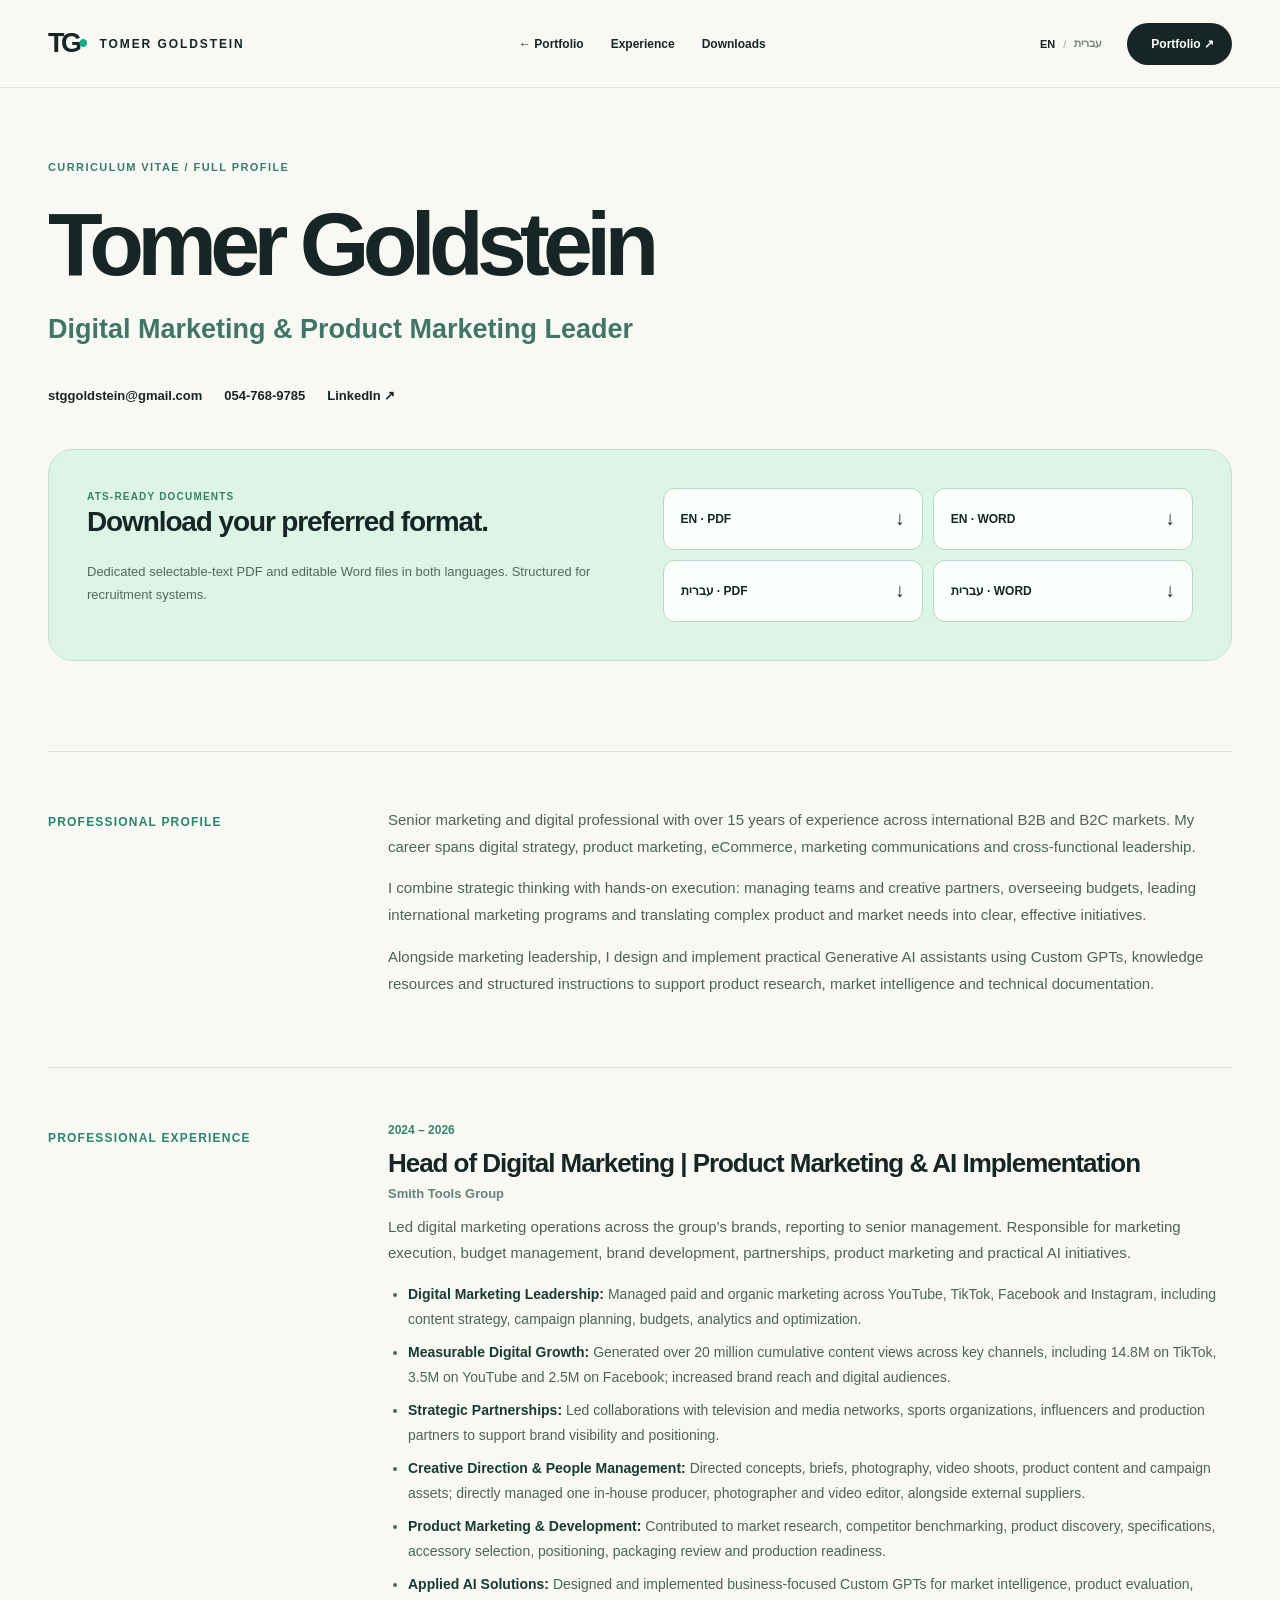
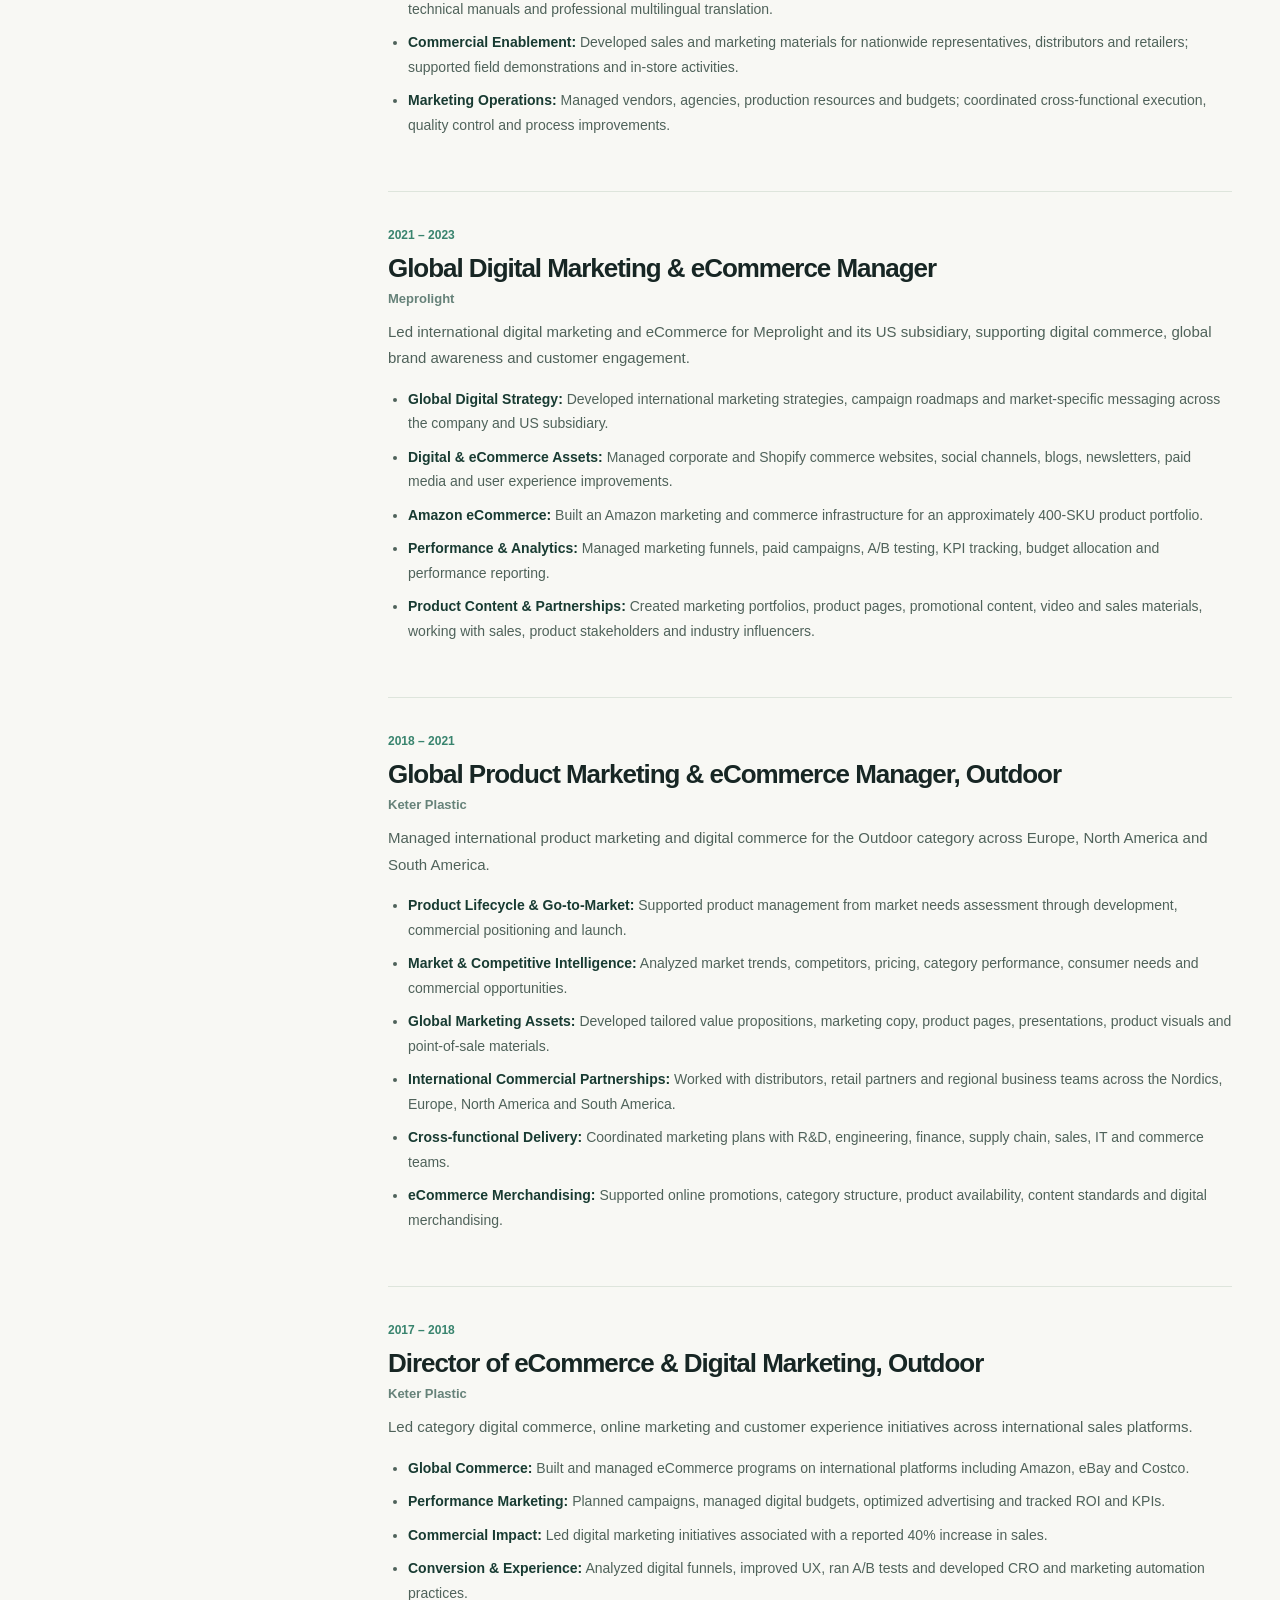
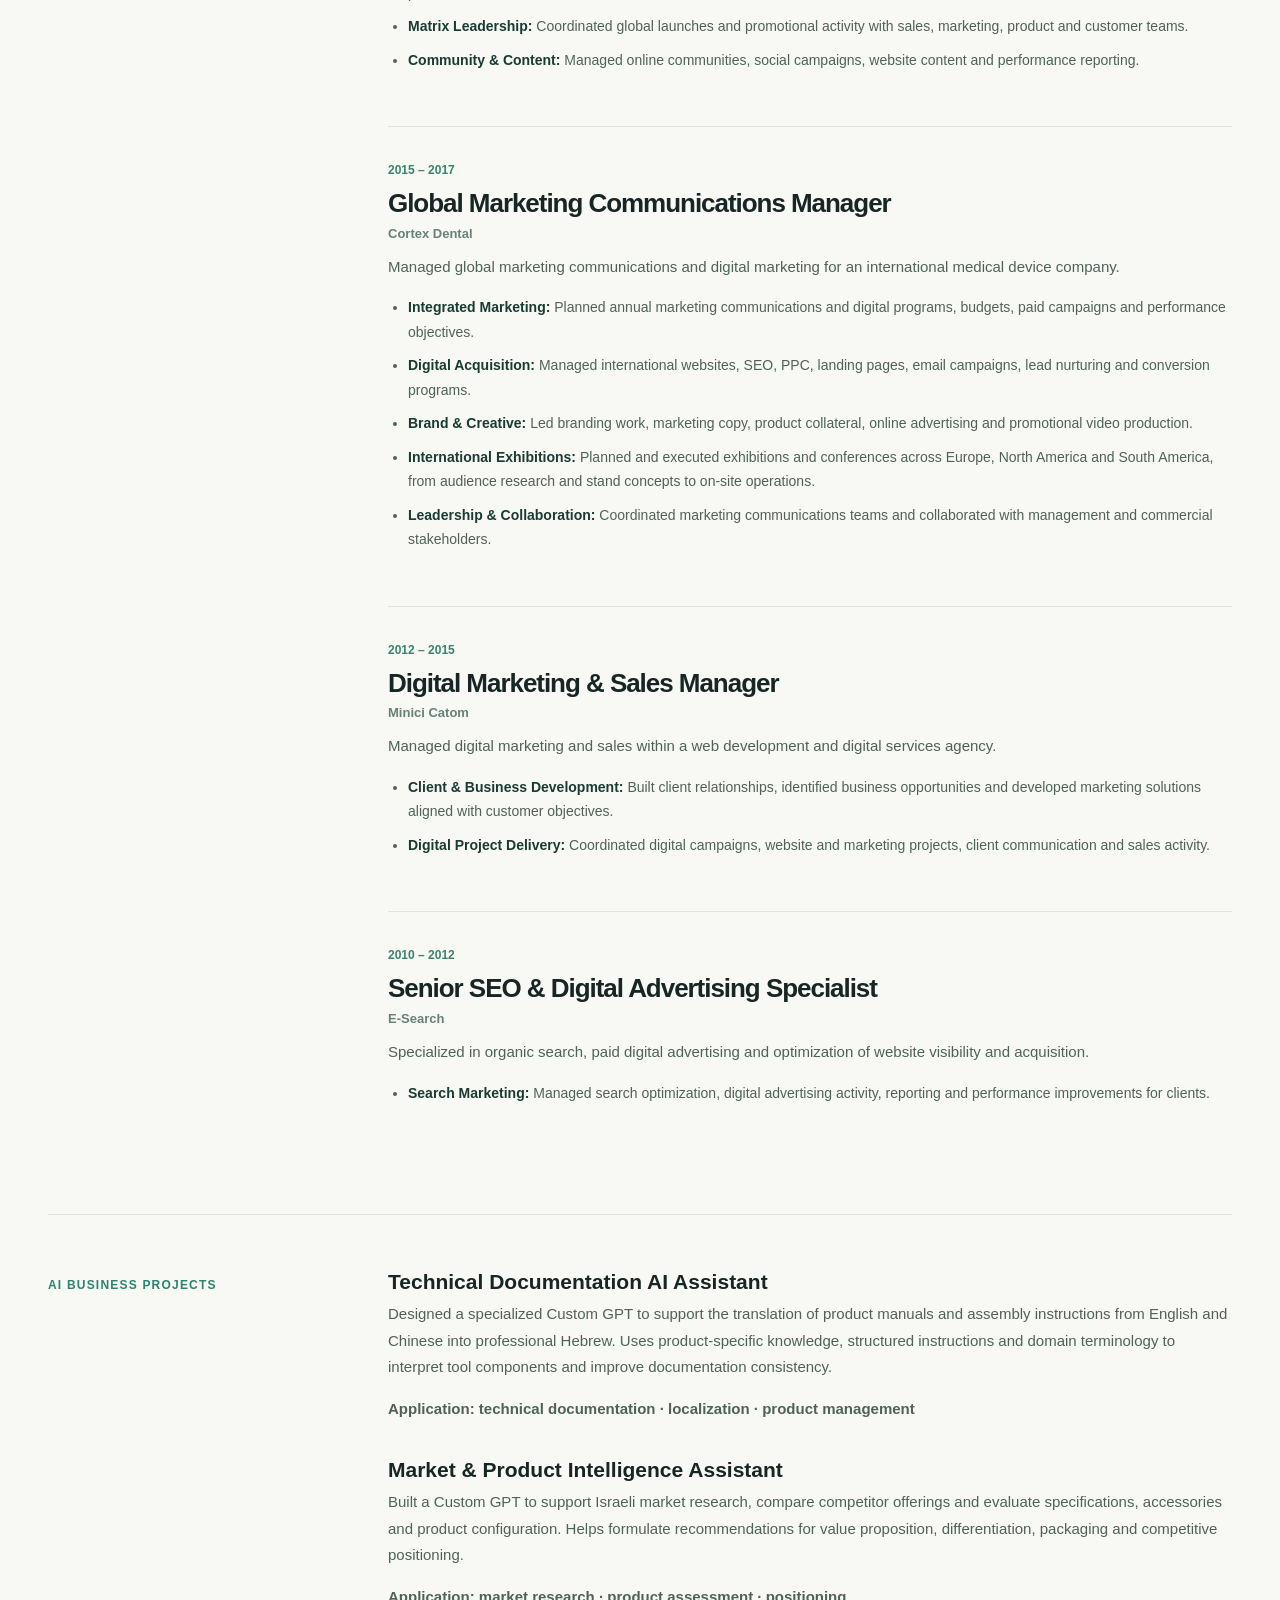
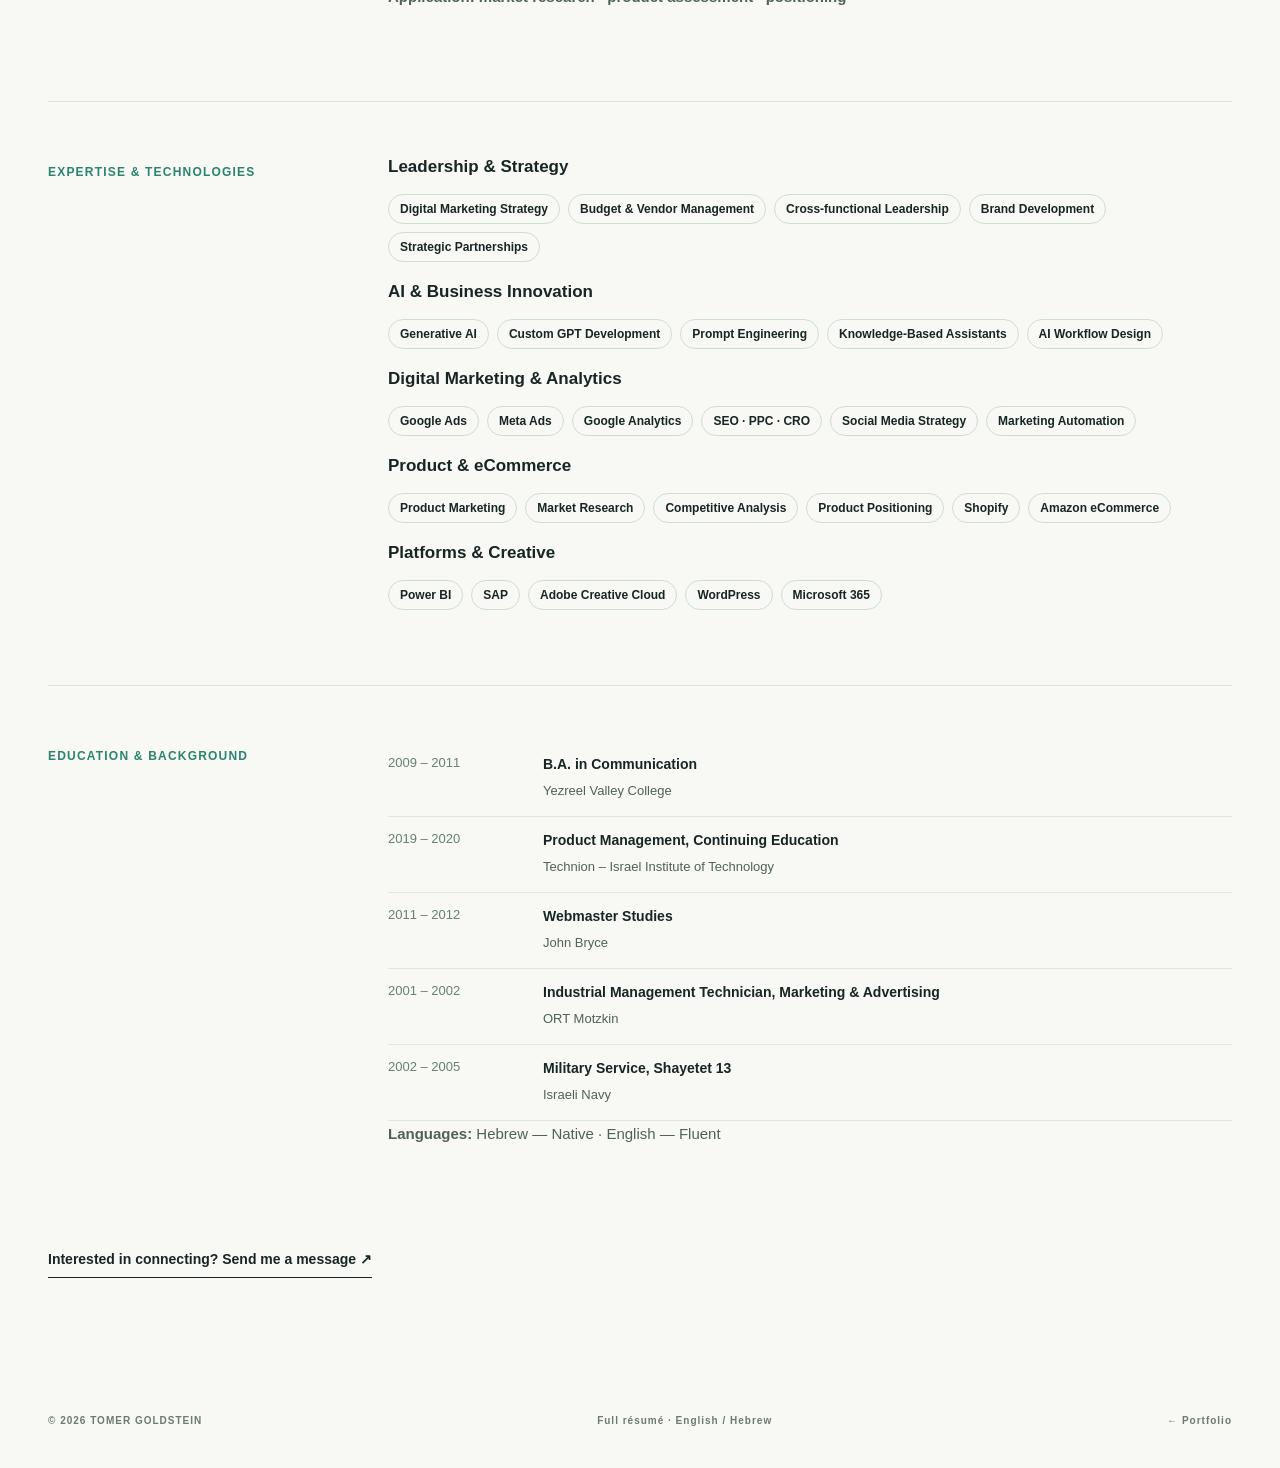
<file: resume.html>
<!doctype html>
<html lang="en" dir="ltr"><head><meta charset="utf-8"><meta name="viewport" content="width=device-width,initial-scale=1"><meta name="theme-color" content="#f8f8f4"><meta name="description" content="Tomer Goldstein — complete professional résumé, career experience, skills and ATS-ready downloads in English and Hebrew."><title>Tomer Goldstein — Résumé</title><link rel="icon" href="favicon.svg" type="image/svg+xml"><link rel="stylesheet" href="styles.css"><script defer src="cv-data.js"></script><script defer src="portfolio-data.js"></script><script defer src="resume.js"></script></head>
<body data-page="resume">
<a class="skip" href="#main">Skip to résumé</a>
<header class="header"><a class="wordmark" href="./"><span class="wordmark-symbol">TG<span>•</span></span><span class="wordmark-name">TOMER GOLDSTEIN</span></a><nav class="mainnav"><a href="./#work" data-resume-t="backWork">← Portfolio</a><a href="#experience" data-resume-t="experience">Experience</a><a href="#downloads" data-resume-t="downloads">Downloads</a></nav><div class="header-right"><div class="language-control" role="group" aria-label="Language"><button class="language-button" type="button" data-lang="en" aria-pressed="true">EN</button><span aria-hidden="true">/</span><button class="language-button" type="button" data-lang="he" aria-pressed="false">עברית</button></div><a class="resume-header" href="./" data-resume-t="portfolio">Portfolio ↗</a></div></header>
<main class="resume-page shell" id="main">
<div class="resume-head"><p class="section-kicker" data-resume-t="kicker">CURRICULUM VITAE / FULL PROFILE</p><h1 id="resume-name">Tomer Goldstein</h1><p class="resume-role" id="resume-role"></p><div class="resume-contact"><a href="mailto:stggoldstein@gmail.com">stggoldstein@gmail.com</a><a href="tel:+972547689785" dir="ltr">054-768-9785</a><a href="https://www.linkedin.com/in/tomer-goldstein-global-digital-marketing-manager/" target="_blank" rel="noopener noreferrer">LinkedIn ↗</a></div></div>
<section class="download-area" id="downloads" aria-labelledby="download-heading"><div><p class="download-label" data-resume-t="downloadLead">ATS-READY DOCUMENTS</p><h2 id="download-heading" data-resume-t="downloadHeading">Download your preferred format.</h2><p data-resume-t="downloadNote">Separate, selectable-text documents designed for recruitment systems. All four formats are available.</p></div><div class="download-grid"><a download href="downloads/Tomer_Goldstein_ATS_EN.pdf">EN · PDF <span>↓</span></a><a download href="downloads/Tomer_Goldstein_ATS_EN.docx">EN · WORD <span>↓</span></a><a download href="downloads/Tomer_Goldstein_ATS_HE.pdf">עברית · PDF <span>↓</span></a><a download href="downloads/Tomer_Goldstein_ATS_HE.docx">עברית · WORD <span>↓</span></a></div></section>
<section class="resume-block" aria-labelledby="summary-title"><div class="resume-label" id="summary-title"></div><div class="resume-block-main" id="summary-text"></div></section>
<section class="resume-block" id="experience" aria-labelledby="experience-title"><div class="resume-label" id="experience-title"></div><div class="resume-block-main" id="resume-jobs"></div></section>
<section class="resume-block" aria-labelledby="ai-title"><div class="resume-label" id="ai-title"></div><div class="resume-block-main" id="resume-ai"></div></section>
<section class="resume-block" aria-labelledby="skills-title"><div class="resume-label" id="skills-title"></div><div class="resume-block-main" id="resume-skills"></div></section>
<section class="resume-block" aria-labelledby="education-title"><div class="resume-label" id="education-title"></div><div class="resume-block-main" id="resume-education"></div></section>
<section class="resume-end"><a href="mailto:stggoldstein@gmail.com" class="text-link" data-resume-t="end">Interested in connecting? Send me a message ↗</a></section>
</main><footer class="footer shell"><span>© 2026 TOMER GOLDSTEIN</span><span data-resume-t="footer">Full résumé · English / Hebrew</span><a href="./" data-resume-t="backWork">← Portfolio</a></footer>
</body></html>
</file>
<file: styles.css>
:root{--paper:#f8f8f4;--ink:#172624;--muted:#65726d;--line:#dee3dd;--mint:#58e7bd;--navy:#152826;--radius:24px;--max:1390px;--shadow:0 24px 56px rgba(11,29,27,.12);scroll-behavior:smooth}
*{box-sizing:border-box}html{scroll-padding-top:95px}body{margin:0;background:var(--paper);color:var(--ink);font-family:'DM Sans',Arial,sans-serif;overflow-x:hidden}html[lang=he] body{font-family:'Heebo',Arial,sans-serif}button,a{font:inherit}a{color:inherit;text-decoration:none}button{color:inherit;cursor:pointer}button:focus-visible,a:focus-visible,[tabindex]:focus-visible{outline:3px solid #1a9b83;outline-offset:5px}img,video{max-width:100%}p{line-height:1.75}h1,h2,h3,p{margin-top:0}.shell{width:min(calc(100% - 96px),var(--max));margin-inline:auto}.skip{position:absolute;left:18px;top:-70px;background:#fff;padding:14px;z-index:999}.skip:focus{top:10px}
.header{position:sticky;top:0;z-index:90;display:flex;align-items:center;justify-content:space-between;gap:24px;height:88px;padding:0 max(48px,calc((100vw - var(--max))/2));background:rgba(248,248,244,.91);backdrop-filter:blur(16px);border-bottom:1px solid rgba(23,38,36,.09)}.wordmark{display:flex;align-items:center;gap:15px;flex:0 0 auto}.wordmark-symbol{font-size:27px;font-weight:800;letter-spacing:-.13em;color:var(--ink)}.wordmark-symbol span{color:#18aa88}.wordmark-name{font-size:12px;letter-spacing:.16em;font-weight:800;white-space:nowrap}.mainnav{display:flex;align-items:center;gap:27px;margin-inline:auto}.mainnav a,.nav-text{font-weight:600;font-size:12px;white-space:nowrap;background:none;border:0;padding:9px 0}.mainnav a:hover,.nav-text:hover{color:#139b81}.header-right{display:flex;align-items:center;gap:25px}.language-control{display:flex;align-items:center;gap:8px;font-size:11px;color:#a5aaa6;white-space:nowrap}.language-button{padding:7px 0;border:0;background:none;font-weight:800;font-size:11px;color:#7c8781}.language-button[aria-pressed=true]{color:var(--ink)}.resume-header{display:flex;align-items:center;gap:20px;background:var(--ink);color:#fff;border-radius:100px;padding:14px 18px 14px 24px;font-size:12px;font-weight:700;white-space:nowrap}.resume-header:hover{background:#215b50}.resume-header span:last-child{font-size:17px}
.intro{min-height:720px;padding-top:60px;padding-bottom:70px;position:relative;isolation:isolate}.intro-top{display:flex;justify-content:space-between;align-items:center;position:relative;z-index:2}.micro-label,.intro-index{font-size:11px;font-weight:800;letter-spacing:.12em}.micro-label{display:flex;align-items:center;gap:10px}.status-dot,.key-dot{display:inline-block;height:9px;width:9px;border-radius:100%;background:#28bf96;box-shadow:0 0 0 5px rgba(66,215,169,.13)}.intro-index{color:var(--muted)}.intro-index span{margin-inline-start:7px}.intro h1{font-size:clamp(70px,8.8vw,146px);letter-spacing:-.085em;line-height:.98;max-width:1000px;margin:95px 0 47px;position:relative;z-index:2;font-weight:700}.intro h1 em,.bridge-content h2 em,.career-left h2 em,.contact-section h2 em,.about-inner h2 em{font-style:normal;color:#219c85}.intro-bottom{position:relative;z-index:3;display:flex;justify-content:space-between;gap:48px;align-items:end}.intro-blurb{max-width:480px;color:#4d5d57;font-size:17px;line-height:1.7}.explore-work{display:flex;align-items:center;gap:16px;font-weight:700;font-size:13px}.round-arrow{display:grid;place-items:center;background:var(--mint);height:48px;width:48px;border-radius:50%;font-size:23px;transition:transform .3s}.explore-work:hover .round-arrow{transform:translate(4px,4px)}.hero-decoration{position:absolute;z-index:1;width:390px;height:390px;right:2%;top:165px;opacity:.95;pointer-events:none}.hero-orbit{position:absolute;border:1px solid rgba(58,163,138,.2);border-radius:50%;animation:slowSpin 25s linear infinite;transform-origin:center}.orbit-one{inset:0}.orbit-two{inset:44px;border-style:dashed;animation-duration:19s;animation-direction:reverse}.orbit-three{inset:88px;background:rgba(82,231,187,.16)}.hero-core{position:absolute;inset:115px;background:#ccf8e6;border:1px solid rgba(29,142,110,.2);border-radius:50%;display:flex;flex-direction:column;align-items:center;justify-content:center;gap:8px;transform:rotate(-14deg)}.hero-core span{font-size:11px;font-weight:800;letter-spacing:.08em}.hero-core b{font-size:68px;font-weight:400;line-height:.9}
.work-section{padding:100px 0 110px;background:#edf1eb;overflow:hidden}.work-section-head{display:flex;align-items:end;justify-content:space-between;margin-bottom:36px}.section-kicker{font-size:11px;letter-spacing:.13em;font-weight:800;color:#397d6e;margin-bottom:16px}.work-section h2,.career-left h2,.bridge-content h2{font-size:clamp(40px,5.2vw,78px);letter-spacing:-.062em;line-height:1.05;font-weight:700;margin-bottom:14px}.section-summary{font-size:15px;color:#60716b;max-width:590px;line-height:1.6}.gallery-arrows{display:flex;gap:12px}.gallery-arrows button{border:1px solid #ced9d0;width:51px;height:51px;background:transparent;border-radius:50%;font-size:22px;transition:.2s}.gallery-arrows button:hover{background:var(--ink);color:#fff}.rail{display:flex;gap:26px;overflow-x:auto;scroll-snap-type:x mandatory;scrollbar-width:none;scroll-padding-inline: max(48px,calc((100vw - var(--max))/2));padding-inline:max(48px,calc((100vw - var(--max))/2));padding-bottom:18px;overscroll-behavior-inline:contain}.rail::-webkit-scrollbar{display:none}.project-card{flex:0 0 min(75vw,920px);min-width:0;text-align:start;scroll-snap-align:start;border:0;padding:0;background:transparent;display:flex;flex-direction:column;gap:0;cursor:pointer}.project-card:focus-visible{outline-offset:9px}.project-card:hover .card-arrow{transform:translate(4px,-4px)}.project-card:hover .scene-wrap{box-shadow:0 35px 80px rgba(16,36,31,.2)}.scene-wrap{width:100%;aspect-ratio:1.9/1;border-radius:23px;overflow:hidden;position:relative;box-shadow:var(--shadow);transition:box-shadow .3s}.scene{width:100%;height:100%;position:relative;overflow:hidden;isolation:isolate;container-type:inline-size}.scene *{box-sizing:border-box}.scene .animated{animation-play-state:paused!important}.scene.playing .animated{animation-play-state:running!important}.scene::after{content:'';position:absolute;inset:0;border:1px solid rgba(255,255,255,.12);border-radius:inherit;pointer-events:none}.scene-grid{position:absolute;inset:0;opacity:.24;background-image:linear-gradient(rgba(255,255,255,.17) 1px,transparent 1px),linear-gradient(90deg,rgba(255,255,255,.17) 1px,transparent 1px);background-size:6% 10%;mask-image:linear-gradient(to bottom,black,transparent)}.scene-title{position:absolute;z-index:4;top:7%;left:6%;color:#f7fff8;font-size:clamp(12px,1.5vw,20px);font-weight:800;letter-spacing:.14em}.scene-sub{position:absolute;z-index:4;bottom:7%;left:6%;color:rgba(255,255,255,.7);font-size:clamp(9px,1.1vw,14px);font-weight:700;letter-spacing:.12em}.scene-stamp{position:absolute;right:5%;top:7%;z-index:5;font-size:clamp(9px,1.1vw,13px);color:rgba(255,255,255,.8);font-weight:700;letter-spacing:.09em}.card-meta{display:flex;align-items:flex-start;justify-content:space-between;gap:22px;margin-top:25px}.card-num{font-weight:800;color:#7f9389;font-size:13px;margin:4px 0 9px;letter-spacing:.1em}.card-copy h3{font-size:clamp(25px,3vw,39px);letter-spacing:-.04em;line-height:1.17;margin:0 0 10px;font-weight:700}.card-copy p{font-size:14px;color:#62736e;margin:0 0 13px;line-height:1.5}.card-company{font-size:11px;font-weight:800;letter-spacing:.09em;color:#426456}.card-arrow{border:1px solid #bfd0c5;border-radius:50%;height:47px;width:47px;display:grid;place-items:center;font-size:23px;flex:0 0 auto;transition:transform .3s}.card-tags{display:flex;flex-wrap:wrap;gap:7px;margin-bottom:11px}.card-tags span{font-size:10px;font-weight:800;letter-spacing:.06em;border:1px solid #d1dbd2;border-radius:20px;padding:6px 10px}.gallery-footer{display:flex;align-items:center;justify-content:space-between;gap:20px;margin-top:36px}.counter{display:flex;align-items:center;gap:16px;font-size:15px;font-weight:800}.counter #gallery-index{font-size:23px}.counter-line{height:1px;width:65px;background:#9fb3a8}.rail-instruction,.visual-key{font-size:11px;color:#77867c}.visual-key{display:flex;gap:13px;align-items:center}.key-dot{width:6px;height:6px;box-shadow:none}
.bridge-section{min-height:510px;padding-top:120px;padding-bottom:120px;display:grid;grid-template-columns:1fr 2fr;gap:50px}.bridge-num{font-size:11px;color:#648275;font-weight:800;letter-spacing:.1em}.bridge-content h2{max-width:900px}.bridge-content p{font-size:17px;max-width:670px;color:#5c6a63}.approach-chips{margin-top:35px;display:flex;align-items:center;gap:11px;flex-wrap:wrap}.approach-chips span:nth-child(odd){border:1px solid #c8d4ca;padding:13px 16px;font-size:11px;font-weight:700;border-radius:40px}.approach-chips span:nth-child(even){color:#18a786;font-size:20px}
.career-section{background:#192f2b;color:white;padding:100px 0}.career-wrapper{display:grid;grid-template-columns:1fr 1fr;gap:90px}.career-left h2 em{color:#64dfb4}.career-left .text-link{color:#8ef5cc}.text-link{border-bottom:1px solid currentColor;display:inline-flex;gap:25px;align-items:center;font-weight:700;font-size:14px;padding-bottom:10px}.career-right{display:flex;flex-direction:column}.career-row{display:grid;grid-template-columns:120px 1fr;gap:20px;border-bottom:1px solid rgba(255,255,255,.16);padding:22px 0}.career-date{font-size:13px;color:#95b6a9;font-weight:700}.career-company{font-size:18px;font-weight:800;margin-bottom:6px}.career-position{font-size:13px;color:#a5c0b4}
.contact-section{background:#dbf7e9;padding:110px 0 80px}.contact-layout h2{font-size:clamp(48px,7.4vw,112px);font-weight:700;letter-spacing:-.07em;line-height:1.06}.contact-bottom{display:flex;justify-content:space-between;gap:30px;align-items:end;margin-top:80px}.email-link{font-weight:700;font-size:clamp(19px,3.4vw,38px);letter-spacing:-.035em;border-bottom:2px solid #193e31;padding-bottom:12px}.email-link span{font-size:.8em;margin-inline-start:20px}.contact-mini{display:flex;flex-direction:column;gap:13px;align-items:flex-end;font-size:13px;font-weight:700}.footer{min-height:95px;display:flex;align-items:center;justify-content:space-between;gap:20px;font-size:10px;letter-spacing:.1em;font-weight:700;color:#6b7a72}
/* Seven distinct original motion compositions */
.scene-digital{background:radial-gradient(circle at 76% 65%,#1c8a75 0,#0d3331 45%,#092723 100%);color:white}.digital-big{position:absolute;left:6%;top:22%;font-size:clamp(70px,12.8cqw,185px);line-height:1;font-weight:800;letter-spacing:-.09em;color:#d9ffe9;z-index:3;animation:riseIn 8s ease-in-out infinite}.digital-big small{display:block;font-size:clamp(12px,1.7cqw,25px);font-weight:600;letter-spacing:.12em;margin-top:16px}.digital-cards{position:absolute;right:5%;top:22%;height:62%;width:36%;display:flex;align-items:center;justify-content:center;perspective:550px}.digital-phone{position:absolute;width:33%;height:78%;border:2px solid #e3fffa;border-radius:15px;background:linear-gradient(160deg,#56dfb7,#116a6d);box-shadow:10px 14px 26px rgba(0,0,0,.3);padding:10px;display:flex;flex-direction:column;justify-content:space-between;animation:phoneWave 8s ease-in-out infinite}.digital-phone:nth-child(1){transform:translate(-83%,12%) rotate(-12deg);animation-delay:-1.2s}.digital-phone:nth-child(2){transform:translate(0,-5%) rotate(2deg);background:linear-gradient(160deg,#a2f6c5,#1d8f7a);animation-delay:-.4s}.digital-phone:nth-child(3){transform:translate(83%,13%) rotate(13deg);background:linear-gradient(160deg,#b5f8da,#2f9b99);animation-delay:-2.4s}.digital-phone::before{content:'';height:49%;border-radius:6px;background:rgba(255,255,255,.26)}.digital-phone::after{content:'';width:65%;height:4px;border-radius:5px;background:rgba(255,255,255,.82)}.digital-ticker{position:absolute;bottom:18%;left:7%;right:4%;display:flex;gap:11%;font-size:clamp(10px,1.5cqw,19px);font-weight:700;opacity:.84}.scene-campaign{background:#22263b}.campaign-halo{position:absolute;width:60%;aspect-ratio:1;right:3%;top:-20%;border:2px solid #eead86;border-radius:50%;box-shadow:0 0 0 55px rgba(237,169,125,.09),0 0 0 108px rgba(236,168,141,.07),0 0 0 170px rgba(250,194,154,.04);animation:halo 9s ease-in-out infinite}.campaign-main{position:absolute;top:29%;left:6%;font-weight:800;line-height:.95;font-size:clamp(66px,12cqw,170px);letter-spacing:-.07em;color:#fff0df;z-index:2;animation:subtleLift 9s ease-in-out infinite}.campaign-main strong{display:block;color:#ffc6a7}.campaign-labels{position:absolute;right:6%;bottom:15%;display:flex;flex-direction:column;gap:10px;align-items:flex-end}.campaign-labels span{background:#fff5e8;color:#263044;padding:9px 15px;border-radius:40px;font-size:clamp(9px,1.3cqw,17px);font-weight:800;letter-spacing:.08em;animation:chipSlide 9s ease-in-out infinite}.campaign-labels span:nth-child(2){animation-delay:-2.8s;background:#ffc6a7}.campaign-labels span:nth-child(3){animation-delay:-5s;background:#c6b8fe}
.scene-creative{background:#181e24;color:#fff}.creative-stage{position:absolute;inset:22% 6% 19%;display:grid;grid-template-columns:1fr 1.17fr 1fr;gap:2%;align-items:center}.creative-frame{position:relative;height:75%;border:2px solid rgba(255,255,255,.55);border-radius:13px;padding:10px;display:flex;flex-direction:column;justify-content:space-between;overflow:hidden;animation:frameReveal 10s ease-in-out infinite}.creative-frame:nth-child(2){height:100%;border-color:#82edce;background:#283b37;animation-delay:-3.3s}.creative-frame:nth-child(3){animation-delay:-6.6s}.creative-frame::before{content:'';position:absolute;inset:18% 14% 26%;border-radius:50%;background:radial-gradient(circle at 40% 40%,#c5f6dc,#3cb797 55%,#255b63 57%,transparent 58%);animation:objOrbit 10s ease-in-out infinite}.creative-frame:nth-child(3)::before{border-radius:5px;background:linear-gradient(120deg,#6feac6 30%,#b4ebe0 31% 50%,#396c69 51%);transform:rotate(-12deg)}.creative-frame span{z-index:1;letter-spacing:.12em;font-weight:800;font-size:clamp(10px,1.2cqw,16px)}.creative-frame small{align-self:end;color:#98b3ac;z-index:2;font-size:clamp(8px,1cqw,12px)}.creative-progress{position:absolute;bottom:9%;left:6%;right:6%;height:3px;background:#576961;overflow:hidden}.creative-progress span{display:block;background:#66f5c5;height:100%;width:28%;animation:progressRun 10s linear infinite}.creative-play{position:absolute;left:50%;top:50%;transform:translate(-50%,-50%);height:63px;width:63px;border-radius:50%;display:grid;place-items:center;color:#08362d;background:#c3ffdf;font-size:26px;z-index:6;box-shadow:0 10px 25px rgba(0,0,0,.25);animation:playPulse 10s ease-in-out infinite}
.scene-product{background:#e7eee7;color:#183a31}.scene-product .scene-title,.scene-product .scene-sub,.scene-product .scene-stamp{color:#174a38}.product-grid{position:absolute;inset:0;background-image:linear-gradient(#aecab6 1px,transparent 1px),linear-gradient(90deg,#aecab6 1px,transparent 1px);background-size:6% 11%;opacity:.34}.product-pack{position:absolute;left:34%;top:20%;width:32%;height:63%;perspective:900px}.product-box{position:absolute;inset:0;background:linear-gradient(120deg,#1c5044,#0d332c);border-radius:3px;box-shadow:20px 30px 35px rgba(29,68,44,.25);transform:skewY(-5deg) rotate(-6deg);animation:boxRotate 11s ease-in-out infinite;display:flex;flex-direction:column;align-items:flex-start;justify-content:space-between;padding:8% 10%;color:#f4f8ea}.product-box strong{font-size:clamp(19px,3.8cqw,52px);line-height:.98;letter-spacing:-.055em}.product-box small{font-size:clamp(8px,1.1cqw,15px);font-weight:700;letter-spacing:.12em}.product-box::after{content:'';position:absolute;right:-14%;width:14%;height:100%;top:0;background:#357b67;transform:skewY(37deg);transform-origin:left top}.product-callout{position:absolute;background:#d7ff91;color:#1a4230;padding:11px 14px;border-radius:8px;font-size:clamp(10px,1.5cqw,18px);font-weight:800;letter-spacing:.06em;animation:calloutFloat 11s ease-in-out infinite}.product-callout.one{top:30%;left:9%}.product-callout.two{top:55%;right:7%;animation-delay:-3.5s}.product-callout.three{bottom:12%;left:12%;animation-delay:-6s}
.scene-ai{background:#211c40;color:#fff}.ai-wire{position:absolute;left:12%;right:12%;top:49%;height:2px;background:linear-gradient(90deg,#9a84ff,#65ecc6,#d2bcff);box-shadow:0 0 18px rgba(111,241,192,.6)}.ai-wire::before,.ai-wire::after{content:'';position:absolute;width:12px;height:12px;top:-5px;background:#c0fff0;border-radius:50%;box-shadow:0 0 24px #75ffc9;animation:travelWire 6s linear infinite}.ai-wire::after{animation-delay:-3s}.ai-nodes{position:absolute;left:8%;right:8%;top:29%;height:41%;display:flex;justify-content:space-between;align-items:center}.ai-node{width:27%;height:100%;border:1px solid #847bca;border-radius:18px;background:rgba(56,48,98,.88);z-index:3;display:flex;flex-direction:column;align-items:center;justify-content:center;gap:10px;animation:nodePulse 8s ease-in-out infinite}.ai-node:nth-child(2){height:115%;background:#39315f;border-color:#a9f3d4;animation-delay:-2.4s}.ai-node:nth-child(3){animation-delay:-4.8s}.ai-node-icon{font-size:clamp(22px,4cqw,55px);line-height:1;color:#c8fff2}.ai-node-label{font-size:clamp(10px,1.5cqw,18px);font-weight:800;letter-spacing:.08em}.ai-mini{font-size:clamp(7px,1.1cqw,13px);color:#d2cce8}.ai-orbit-ring{position:absolute;border-radius:50%;inset:5% 36%;border:1px dashed rgba(212,180,255,.28);animation:slowSpin 23s linear infinite}
.scene-ecommerce{background:linear-gradient(130deg,#21465a,#142e43);color:#fff}.commerce-website{position:absolute;width:65%;height:65%;left:18%;top:21%;background:#f2f5f0;box-shadow:0 19px 44px rgba(2,14,26,.4);border-radius:14px;overflow:hidden;animation:commerceTilt 10s ease-in-out infinite;transform:perspective(1200px) rotateY(-8deg) rotateX(4deg)}.commerce-top{background:#d2e4dc;height:15%;display:flex;align-items:center;padding:0 5%;gap:9px}.commerce-top i{height:7px;width:7px;background:#5b8d80;border-radius:50%}.commerce-top b{margin-inline-start:auto;background:#558778;height:7px;width:27%;border-radius:5px}.commerce-items{display:flex;gap:4%;padding:5%;height:77%}.commerce-item{flex:1;border-radius:8px;background:linear-gradient(140deg,#d6e5db,#b3cbc0);position:relative;overflow:hidden}.commerce-item::before{content:'';position:absolute;inset:12% 25% 36%;background:linear-gradient(120deg,#1c726c,#5cba9b);border-radius:6px;transform:rotate(-15deg);animation:commerceItem 10s ease-in-out infinite}.commerce-item:nth-child(2)::before{background:linear-gradient(120deg,#1d587b,#92cbd3);transform:rotate(9deg);animation-delay:-3s}.commerce-item:nth-child(3)::before{background:linear-gradient(120deg,#326b52,#99ce8d);animation-delay:-6s}.commerce-item::after{content:'';position:absolute;bottom:10%;height:6px;width:60%;left:20%;border-radius:4px;background:#86afa5}.commerce-count{position:absolute;right:7%;bottom:9%;z-index:3;background:#c8f4e0;color:#17443c;border-radius:12px;padding:12px 16px;font-weight:800;font-size:clamp(19px,3cqw,42px);box-shadow:0 10px 24px rgba(0,0,0,.18)}.commerce-count small{display:block;font-size:clamp(9px,1.1cqw,14px);letter-spacing:.1em}.commerce-pill{position:absolute;left:8%;bottom:9%;background:#effcf4;color:#21465a;padding:9px 14px;border-radius:30px;font-size:clamp(9px,1.3cqw,16px);font-weight:800;animation:chipSlide 10s ease-in-out infinite}
.scene-analytics{background:#122f32;color:white}.analysis-num{position:absolute;left:7%;top:26%;font-size:clamp(60px,11.4cqw,158px);line-height:1;font-weight:800;letter-spacing:-.08em;color:#d8ffad;z-index:3;animation:riseIn 9s ease-in-out infinite}.analysis-num small{display:block;font-size:clamp(10px,1.45cqw,20px);font-weight:700;letter-spacing:.12em;color:white;margin-top:17px}.analysis-graph{position:absolute;left:53%;right:6%;top:22%;bottom:20%;display:flex;align-items:end;gap:4%}.analysis-bar{width:16%;height:var(--h);border-radius:7px 7px 2px 2px;background:linear-gradient(0deg,#52dcb7,#b6f4cf);animation:barGrow 9s ease-in-out infinite;transform-origin:bottom}.analysis-bar:nth-child(2){animation-delay:-.4s}.analysis-bar:nth-child(3){animation-delay:-.8s}.analysis-bar:nth-child(4){animation-delay:-1.2s}.analysis-bar:nth-child(5){animation-delay:-1.6s}.analysis-chartlabel{position:absolute;right:6%;bottom:9%;font-size:clamp(10px,1.4cqw,16px);letter-spacing:.1em;font-weight:700;color:#9dc9ba}
@keyframes riseIn{0%,100%{transform:translateY(0);opacity:1}10%{transform:translateY(15px);opacity:.5}23%,76%{transform:translateY(0);opacity:1}}@keyframes phoneWave{0%,100%{translate:0 0}50%{translate:0 -12%}}@keyframes slowSpin{to{transform:rotate(360deg)}}@keyframes halo{0%,100%{transform:scale(.95);opacity:.55}50%{transform:scale(1.09);opacity:.92}}@keyframes subtleLift{0%,100%{transform:translateY(0)}50%{transform:translateY(-2%)}}@keyframes chipSlide{0%,100%{translate:0 0;opacity:.85}42%{translate:-4% 0;opacity:1}70%{translate:0 0}}@keyframes frameReveal{0%,100%{opacity:.58;transform:translateY(6px)}33%,70%{opacity:1;transform:translateY(0)}}@keyframes objOrbit{0%,100%{transform:translateX(0) rotate(-12deg)}50%{transform:translateX(13px) rotate(8deg)}}@keyframes progressRun{0%{transform:translateX(-120%)}100%{transform:translateX(470%)}}@keyframes playPulse{0%,100%{scale:.94}35%,65%{scale:1.06}}@keyframes boxRotate{0%,100%{transform:skewY(-5deg) rotate(-6deg) translateY(0)}50%{transform:skewY(-4deg) rotate(0deg) translateY(-12px)}}@keyframes calloutFloat{0%,100%{transform:translateY(0);opacity:.7}50%{transform:translateY(-15px);opacity:1}}@keyframes travelWire{0%{left:0;opacity:0}10%{opacity:1}90%{opacity:1}100%{left:100%;opacity:0}}@keyframes nodePulse{0%,100%{box-shadow:0 0 0 0 rgba(135,242,197,0)}50%{box-shadow:0 0 0 10px rgba(135,242,197,.08)}}@keyframes commerceTilt{0%,100%{transform:perspective(1200px) rotateY(-8deg) rotateX(4deg)}50%{transform:perspective(1200px) rotateY(4deg) rotateX(-2deg)}}@keyframes commerceItem{0%,100%{translate:0 0}50%{translate:0 -7%}}@keyframes barGrow{0%,100%{transform:scaleY(.7)}50%{transform:scaleY(1)}}
/* Modals */
dialog{border:0;max-width:none;max-height:none;padding:0;background:transparent;color:inherit}dialog::backdrop{background:rgba(6,25,21,.78);backdrop-filter:blur(6px)}body.modal-open{overflow:hidden}.project-dialog{height:min(94vh,1100px);width:min(1100px,94vw);margin:auto;border-radius:27px;overflow:auto;box-shadow:0 40px 100px rgba(0,0,0,.3);background:var(--paper)}.dialog-content{position:relative}.dialog-topbar{display:flex;align-items:center;justify-content:space-between;gap:20px;padding:18px 28px;position:sticky;top:0;background:rgba(248,248,244,.98);z-index:10;border-bottom:1px solid var(--line);font-size:11px;font-weight:800;letter-spacing:.1em}.dialog-close{height:39px;width:39px;border-radius:50%;border:1px solid #cddbd1;background:#fff;display:grid;place-items:center;font-size:22px}.modal-scene{aspect-ratio:2.3/1;margin:24px 28px 0;border-radius:19px;overflow:hidden}.modal-main{padding:36px 7% 35px}.modal-kicker{font-weight:800;color:#2c937a;font-size:11px;letter-spacing:.13em;margin-bottom:14px}.modal-main h2{font-size:clamp(39px,5vw,69px);line-height:1.07;letter-spacing:-.06em;max-width:850px;margin:0 0 18px}.modal-short{font-size:17px;color:#52635a;max-width:710px}.modal-tags{display:flex;gap:9px;flex-wrap:wrap;margin:20px 0 35px}.modal-tags span{font-size:10px;font-weight:800;padding:9px 12px;border:1px solid #cadad0;border-radius:30px}.modal-info{display:grid;grid-template-columns:190px 1fr;gap:24px;border-top:1px solid #d5ded5;padding:23px 0}.modal-info h3{font-size:12px;letter-spacing:.08em;margin:5px 0;color:#2a806a}.modal-info div{font-size:15px;line-height:1.76}.modal-info ul{margin:0;padding-inline-start:23px}.modal-info li{padding-bottom:8px}.modal-source{border-top:1px solid #d5ded5;color:#688074;padding-top:18px;font-size:12px}.modal-bottom{display:flex;align-items:center;justify-content:space-between;border-top:1px solid #dae2da;padding:21px 7% 32px;gap:15px}.modal-bottom button{background:transparent;border:0;font-weight:800;font-size:13px;display:flex;gap:12px;align-items:center}.about-dialog{width:min(950px,92vw);max-height:90vh;margin:auto;border-radius:27px;overflow:auto;background:var(--paper)}.about-inner{padding:45px clamp(26px,6vw,80px)}.about-top{display:flex;align-items:center;justify-content:space-between;margin-bottom:30px}.about-inner h2{font-size:clamp(44px,6vw,81px);letter-spacing:-.065em;line-height:1.05;margin-bottom:30px}.about-body{display:grid;grid-template-columns:1.4fr .7fr;gap:50px}.about-body p{font-size:16px;color:#52655d}.about-aside{font-size:22px;font-weight:700;line-height:1.55;letter-spacing:-.03em;color:#257964;border-inline-start:3px solid #67dfb9;padding-inline-start:22px}
/* Resume page */
.resume-page{padding-top:70px;padding-bottom:95px}.resume-head{max-width:1000px;padding-bottom:46px}.resume-head h1{font-size:clamp(56px,7vw,105px);letter-spacing:-.075em;line-height:1;margin:23px 0 16px}.resume-role{color:#407568;font-size:clamp(17px,2.2vw,27px);font-weight:600}.resume-contact{display:flex;align-items:center;flex-wrap:wrap;gap:12px 22px;font-size:13px;font-weight:700;margin-top:35px}.resume-contact a:hover{text-decoration:underline}.download-area{background:#dcf5e6;border:1px solid #c6dfd1;border-radius:25px;padding:38px;display:grid;grid-template-columns:1fr 1fr;gap:45px;margin-bottom:90px}.download-area h2{font-size:28px;letter-spacing:-.04em}.download-area p{color:#52695e;font-size:13px;margin-bottom:0}.download-label{font-size:10px!important;letter-spacing:.12em;font-weight:800;color:#388067!important}.download-grid{display:grid;grid-template-columns:1fr 1fr;gap:10px;align-content:center}.download-grid a{background:#f9fffa;border:1px solid #bad8c7;display:flex;align-items:center;justify-content:space-between;padding:19px 17px;border-radius:12px;font-weight:800;font-size:12px}.download-grid a:hover{background:#193c31;color:white}.download-grid span{font-size:19px}.resume-block{display:grid;grid-template-columns:260px minmax(0,1fr);gap:80px;padding:55px 0;border-top:1px solid var(--line)}.resume-label{color:#2a8470;font-weight:800;font-size:12px;letter-spacing:.1em;text-transform:uppercase;padding-top:8px}.resume-block-main{max-width:890px}.resume-block-main p{font-size:15px;color:#4f625a;line-height:1.78}.resume-job{border-bottom:1px solid #dee5dc;padding:0 0 31px;margin:0 0 36px}.resume-job:last-child{border-bottom:0;margin-bottom:0}.resume-job-date{font-size:12px;font-weight:800;color:#39846e;margin-bottom:10px}.resume-job h3{font-size:26px;line-height:1.25;letter-spacing:-.04em;margin-bottom:6px}.resume-job-company{font-size:13px;font-weight:800;color:#668279;margin-bottom:13px}.resume-job ul{padding-inline-start:20px;font-size:14px;line-height:1.75;color:#4f625a}.resume-job li{padding-bottom:9px}.resume-job strong{color:#183b32}.resume-case{margin-bottom:35px}.resume-case h3{font-size:21px;margin-bottom:7px}.resume-skill-group{margin-bottom:20px}.resume-skill-group h3{font-size:17px}.resume-chips{display:flex;gap:8px;flex-wrap:wrap}.resume-chips span{border-radius:30px;border:1px solid #cfded3;padding:7px 11px;font-size:12px;font-weight:700}.resume-edu{display:grid;grid-template-columns:130px 1fr;gap:25px;border-bottom:1px solid #e1e5df;padding:14px 0}.resume-edu span{font-size:13px;color:#658174}.resume-edu strong{font-size:14px}.resume-edu p{margin:6px 0 0;font-size:13px}.resume-end{padding:32px 0 0}
html[dir=rtl] .hero-decoration{right:auto;left:2%}html[dir=rtl] .scene{direction:ltr}html[dir=rtl] .gallery-arrows button,html[dir=rtl] .modal-bottom button{direction:ltr}html[dir=rtl] .visual-key{direction:rtl}html[dir=rtl] .mainnav{margin-inline:auto}html[dir=rtl] .contact-mini{align-items:flex-start}html[dir=rtl] .rail{direction:rtl}html[dir=rtl] .card-copy{text-align:right}html[dir=rtl] .modal-main{text-align:right}html[dir=rtl] .modal-info ul,html[dir=rtl] .resume-job ul{padding-left:0;padding-right:24px}html[dir=rtl] .hero-core{direction:ltr}
@media(max-width:1040px){.shell{width:min(calc(100% - 54px),var(--max))}.header{padding:0 27px}.mainnav{gap:15px}.intro{min-height:660px}.hero-decoration{opacity:.35;top:180px}.career-wrapper{gap:45px}.modal-scene{aspect-ratio:1.85/1}}
@media(max-width:700px){.shell{width:calc(100% - 38px)}.header{height:70px;padding:0 19px}.wordmark-name{display:none}.wordmark-symbol{font-size:26px}.mainnav{margin-left:auto;margin-right:0;gap:15px}.mainnav a{display:none}.nav-text{font-size:12px}.header-right{gap:12px}.language-button{font-size:11px}.resume-header{padding:11px 13px;gap:8px}.intro{padding-top:43px;padding-bottom:45px;min-height:600px}.intro-top{gap:12px}.micro-label{font-size:8px;letter-spacing:.05em}.intro-index{display:none}.intro h1{font-size:clamp(51px,12.5vw,76px);letter-spacing:-.072em;margin-top:105px;margin-bottom:33px}.intro-blurb{font-size:15px}.intro-bottom{display:block}.explore-work{margin-top:27px;justify-content:flex-start}.hero-decoration{width:270px;height:270px;top:140px;right:-85px!important;left:auto!important;opacity:.28}.hero-core{inset:77px}.hero-core b{font-size:35px}.hero-core span{font-size:7px}.work-section{padding-top:62px;padding-bottom:80px}.work-section-head{align-items:start}.work-section h2{font-size:42px}.gallery-arrows{display:none}.rail{display:block;padding:0 19px;overflow:visible}.project-card{width:100%;margin-bottom:40px;display:block}.scene-wrap{aspect-ratio:1.32/1;border-radius:18px}.scene-title{font-size:13px}.scene-sub{font-size:10px}.card-meta{margin-top:18px}.card-copy h3{font-size:28px}.gallery-footer{margin-top:0;display:block}.rail-instruction{display:none}.visual-key{margin-top:12px}.bridge-section{display:block;min-height:unset;padding-top:76px;padding-bottom:81px}.bridge-num{margin-bottom:35px}.bridge-content h2{font-size:44px}.bridge-content p{font-size:15px}.approach-chips{gap:6px}.approach-chips span:nth-child(odd){font-size:10px;padding:10px}.career-section{padding:70px 0}.career-wrapper{display:block}.career-left h2{font-size:47px}.career-right{margin-top:38px}.career-row{grid-template-columns:86px 1fr}.career-date{font-size:11px}.career-company{font-size:15px}.career-position{font-size:12px}.contact-section{padding:80px 0 70px}.contact-layout h2{font-size:48px}.contact-bottom{display:block;margin-top:50px}.contact-mini{margin-top:29px;align-items:flex-start!important}.email-link{font-size:21px}.footer{flex-wrap:wrap;padding:25px 0;line-height:1.8}.footer span:nth-child(2){order:3;flex-basis:100%}.project-dialog,.about-dialog{width:100vw;height:100dvh;max-height:100dvh;border-radius:0}.dialog-topbar{padding:13px 17px}.modal-scene{margin:14px 14px 0;aspect-ratio:1.4/1}.modal-main{padding:30px 22px}.modal-main h2{font-size:42px}.modal-short{font-size:15px}.modal-info{grid-template-columns:1fr;gap:5px}.modal-info h3{font-size:11px}.modal-bottom{padding:20px 22px}.about-inner{padding:22px}.about-inner h2{font-size:46px}.about-body{display:block}.about-aside{margin-top:25px}.resume-page{padding-top:50px}.resume-head h1{font-size:56px}.download-area{display:block;padding:23px;margin-bottom:50px}.download-grid{margin-top:24px}.download-grid a{padding:16px 11px;font-size:11px}.resume-block{display:block;padding:33px 0}.resume-label{margin-bottom:24px}.resume-job h3{font-size:23px}.resume-edu{grid-template-columns:90px 1fr}.scene-digital .digital-big{font-size:15cqw}.scene-campaign .campaign-main{font-size:12cqw}}
@media(prefers-reduced-motion:reduce){:root{scroll-behavior:auto}*,*::before,*::after{animation:none!important;transition:none!important}.scene .animated{animation-play-state:paused!important}.hero-orbit{animation:none!important}.project-card:hover .card-arrow{transform:none!important}}

/* Rendered silent MP4 previews for two selected motion pieces; code animation remains the fallback */
.scene-video{position:absolute;inset:0;z-index:9;width:100%;height:100%;object-fit:cover;display:block;background:transparent}.scene.video-scene .animated{animation-play-state:paused!important}.scene:not(.playing) .ai-wire::before,.scene:not(.playing) .ai-wire::after{animation-play-state:paused!important}@media(prefers-reduced-motion:reduce){.scene-video{visibility:visible}.scene.video-scene video{animation:none!important}}

.hero-orbit{animation-play-state:paused}.intro.hero-visible .hero-orbit{animation-play-state:running}
/* Preserve the complete rendered frame; mobile uses the responsive live-code composition. */
.modal-scene{aspect-ratio:1.9/1}
@media (max-width:1040px){.modal-scene{aspect-ratio:1.9/1}}
@media (max-width:700px){.scene.video-scene .scene-video{display:none}.scene.video-scene.playing .animated{animation-play-state:running!important}.modal-scene{aspect-ratio:1.4/1}}
</file>
